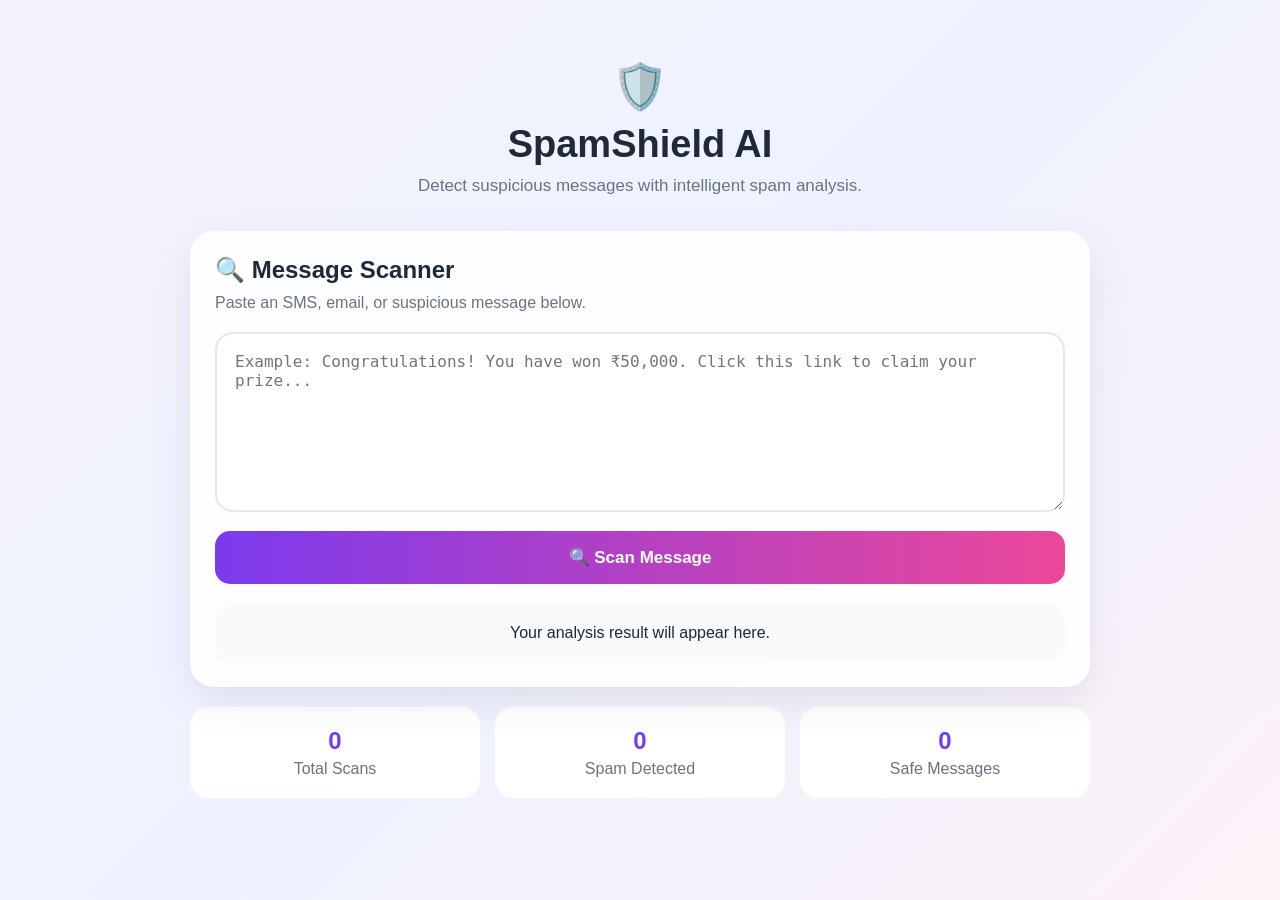
<file: frontend/index.html>
<!DOCTYPE html>
<html lang="en">
<head>
    <meta charset="UTF-8">
    <meta name="viewport" content="width=device-width, initial-scale=1.0">

    <title>SpamShield AI</title>

    <link rel="stylesheet" href="styles.css">
</head>

<body>

    <div class="container">

        <header>
            <div class="logo">🛡️</div>

            <h1>SpamShield AI</h1>

            <p class="subtitle">
                Detect suspicious messages with intelligent spam analysis.
            </p>
        </header>


        <main>

            <div class="card">

                <h2>🔍 Message Scanner</h2>

                <p style="margin: 10px 0 20px; color: #6b7280;">
                    Paste an SMS, email, or suspicious message below.
                </p>

                <textarea
                    id="message"
                    placeholder="Example: Congratulations! You have won ₹50,000. Click this link to claim your prize..."
                ></textarea>

                <button onclick="checkSpam()">
                    🔍 Scan Message
                </button>

                <div id="result">
                    Your analysis result will appear here.
                </div>

            </div>


            <div class="stats">

                <div class="stat">
                    <h2 id="totalScans">0</h2>
                    <p>Total Scans</p>
                </div>

                <div class="stat">
                    <h2 id="spamCount">0</h2>
                    <p>Spam Detected</p>
                </div>

                <div class="stat">
                    <h2 id="safeCount">0</h2>
                    <p>Safe Messages</p>
                </div>

            </div>

        </main>

    </div>


    <script>

        let totalScans = 0;
        let spamCount = 0;
        let safeCount = 0;


        function checkSpam() {

            const message =
                document.getElementById("message").value.trim();

            const result =
                document.getElementById("result");


            if (message === "") {

                result.innerHTML =
                    "⚠️ Please enter a message first.";

                return;
            }


            result.innerHTML =
                "🔄 Analyzing your message...";


            setTimeout(() => {

                totalScans++;

                /*
                 * TEMPORARY DEMO DETECTION
                 *
                 * Later we will replace this with
                 * our real Python ML backend.
                 */

                const suspiciousWords = [
                    "winner",
                    "won",
                    "prize",
                    "free",
                    "urgent",
                    "claim",
                    "click",
                    "money",
                    "cash",
                    "offer",
                    "lottery",
                    "verify",
                    "password"
                ];


                const lowerMessage =
                    message.toLowerCase();


                let matches = 0;


                suspiciousWords.forEach(word => {

                    if (lowerMessage.includes(word)) {
                        matches++;
                    }

                });


                if (matches >= 2) {

                    spamCount++;

                    result.innerHTML = `
                        🚨 <strong>Possible Spam</strong>

                        <br><br>

                        Spam probability:
                        <strong>${Math.min(95, 60 + matches * 7)}%</strong>

                        <br><br>

                        ⚠️ Suspicious patterns detected.
                    `;

                } else {

                    safeCount++;

                    result.innerHTML = `
                        ✅ <strong>Likely Safe</strong>

                        <br><br>

                        Spam probability:
                        <strong>${Math.max(5, matches * 10)}%</strong>

                        <br><br>

                        No major suspicious patterns detected.
                    `;

                }


                document.getElementById("totalScans")
                    .textContent = totalScans;

                document.getElementById("spamCount")
                    .textContent = spamCount;

                document.getElementById("safeCount")
                    .textContent = safeCount;

            }, 800);

        }

    </script>

</body>
</html>
</file>
<file: frontend/styles.css>
* {
    margin: 0;
    padding: 0;
    box-sizing: border-box;
}

body {
    font-family: Arial, sans-serif;
    min-height: 100vh;
    background: linear-gradient(135deg, #f5f3ff, #eef2ff, #fdf2f8);
    color: #1f2937;
    padding: 25px;
}

.container {
    max-width: 900px;
    margin: auto;
}

header {
    text-align: center;
    padding: 35px 10px;
}

.logo {
    font-size: 45px;
}

h1 {
    font-size: 38px;
    margin: 10px 0;
}

.subtitle {
    color: #6b7280;
    font-size: 17px;
}

.card {
    background: rgba(255, 255, 255, 0.85);
    padding: 25px;
    border-radius: 24px;
    box-shadow: 0 15px 40px rgba(0, 0, 0, 0.08);
    backdrop-filter: blur(10px);
}

textarea {
    width: 100%;
    min-height: 180px;
    border: 2px solid #e5e7eb;
    border-radius: 18px;
    padding: 18px;
    font-size: 16px;
    resize: vertical;
    outline: none;
}

textarea:focus {
    border-color: #8b5cf6;
}

button {
    width: 100%;
    margin-top: 15px;
    padding: 16px;
    border: none;
    border-radius: 15px;
    background: linear-gradient(90deg, #7c3aed, #ec4899);
    color: white;
    font-size: 17px;
    font-weight: bold;
    cursor: pointer;
}

button:active {
    transform: scale(0.98);
}

#result {
    margin-top: 20px;
    padding: 20px;
    border-radius: 18px;
    background: #f9fafb;
    text-align: center;
}

.stats {
    display: grid;
    grid-template-columns: repeat(3, 1fr);
    gap: 15px;
    margin-top: 20px;
}

.stat {
    background: white;
    padding: 20px;
    border-radius: 18px;
    text-align: center;
}

.stat h2 {
    color: #7c3aed;
}

.stat p {
    color: #6b7280;
    margin-top: 5px;
}

@media (max-width: 600px) {
    body {
        padding: 15px;
    }

    h1 {
        font-size: 30px;
    }

    .stats {
        grid-template-columns: 1fr;
    }
}
</file>
